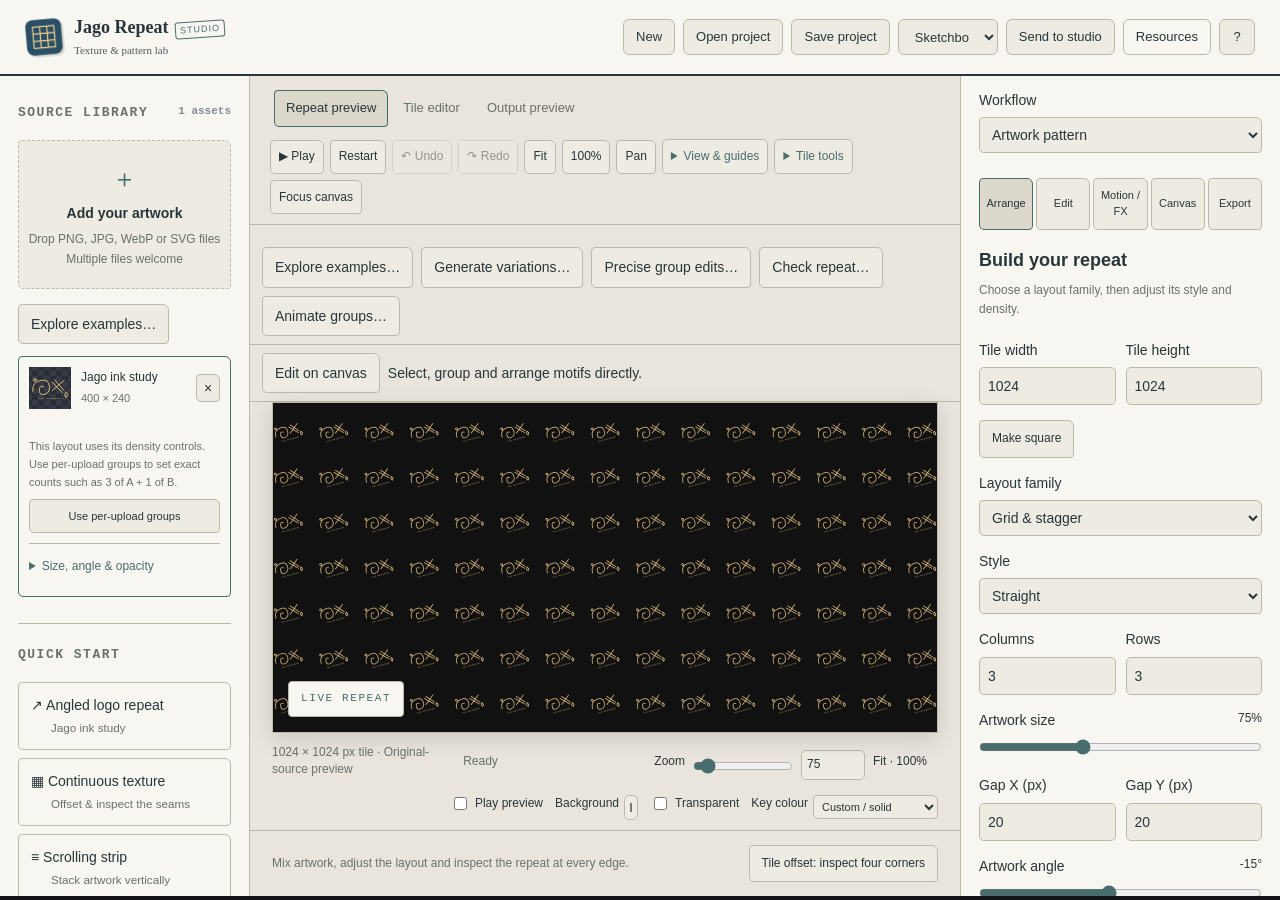
<file: Source/Web/index.html>
<!doctype html><html lang="en" data-theme="sketchbook"><head><meta charset="UTF-8"><meta name="viewport" content="width=device-width,initial-scale=1"><title>Jago Repeat Studio</title><meta name="description" content="Create mixed artwork patterns, edit texture seams, and export seamless tiles or filled canvases."><link rel="icon" href="favicon.svg"><link rel="stylesheet" href="style.css"><link rel="stylesheet" href="jago.css"><link rel="stylesheet" href="ux.css"></head><body>
<header><div class="brand"><svg class="studio-logo" aria-hidden="true" viewBox="0 0 64 64"><rect x="2" y="2" width="60" height="60" rx="12"/><path d="M14 14h36v36H14zM14 26h36M14 38h36M26 14v36M38 14v36"/></svg><span>Jago Repeat <small>STUDIO</small><span class="brand-tagline">Texture & pattern lab</span></span></div><div class="top-actions"><select id="theme" aria-label="Studio theme"><option value="sketchbook">Sketchbook</option><option value="dark">Charcoal</option><option value="paper">Paper</option><option value="plum">Plum</option><option value="candy">Candy</option></select><button id="loadProject">Open project</button><button id="saveProject">Save project</button><button class="primary" id="exportTop" hidden aria-hidden="true">Export artwork</button></div></header>
<main><aside class="left"><div class="section-title">SOURCE LIBRARY <span id="count">0 assets</span></div><label class="drop" id="drop">＋<strong>Add your artwork</strong><small>Drop PNG, JPG, WebP or SVG files<br>Multiple files welcome</small><input id="upload" type="file" accept="image/png,image/jpeg,image/webp,image/svg+xml" multiple hidden></label><div id="assets"></div><div class="section-title">QUICK START</div><button class="preset" data-preset="logo">↗ Angled logo repeat <small>Jago ink study</small></button><button class="preset" data-preset="texture">▦ Continuous texture <small>Offset & inspect the seams</small></button><button class="preset" data-preset="feed">≡ Scrolling strip <small>Stack artwork vertically</small></button><div class="tip">Your files are processed in your browser. Save a project to keep artwork and settings together.</div></aside>
<section class="workspace"><div class="workspace-bar"><div class="tabs"><button data-view="repeat" class="active">Repeat preview</button><button data-view="tile">Tile editor</button><button data-view="canvas">Export canvas</button></div><div class="preview-tools"><button id="undoAction" title="Undo (Ctrl+Z)" aria-label="Undo">↶ Undo</button><button id="redoAction" title="Redo (Ctrl+Y / Ctrl+Shift+Z)" aria-label="Redo">↷ Redo</button><button id="fitView">Fit</button><button id="actualView">100%</button><label class="neighbour-toggle"><input id="showNeighbours" type="checkbox" checked> Neighbour tiles</label><button id="panView" aria-pressed="false" title="Pan the preview (H); Space or middle-drag also pans">Pan</button><select id="previewQuality" aria-label="Preview fidelity"><option value="2">High fidelity</option><option value="3">Ultra fidelity</option><option value="1">Standard</option><option value="pixel">Pixel accurate</option></select><button id="guides">Show tile edges</button></div></div><div class="stage" id="stage"><canvas id="preview"></canvas><div id="repeatInset" hidden><span>LIVE REPEAT</span><canvas id="miniRepeat"></canvas></div><div class="stage-label" id="stageLabel">LIVE REPEAT</div></div><div class="status"><span id="dimensions"></span><span id="message">Ready</span><label>Zoom <input id="zoom" type="range" min="10" max="800" value="75"><input id="zoomNumber" type="number" min="10" max="800" value="75" aria-label="Zoom percent"><output id="zoomVal">Fit</output></label></div><div class="bottom"><div><span class="eyebrow">THE REPEAT TABLE</span><p id="hint">Adjust the repeat, then export a seamless square or a filled canvas.</p></div><button id="halfOffset">Offset by half a tile</button></div></section>
<aside class="right"><div class="section-title">REPEAT SETTINGS</div><label>Workflow<select id="mode"><option value="pattern">Artwork pattern</option><option value="texture">Continuous texture</option><option value="feed">Scrolling strip / data feed</option></select></label><div class="pair"><label>Tile width <input id="tw" type="number" min="64" max="4096" value="1024"></label><label>Tile height <input id="th" type="number" min="64" max="4096" value="1024"></label></div><button id="square">Make square</button><div id="patternControls"><label>Layout<select id="layout"><option value="grid">Straight grid</option><option value="brick">Half brick · alternate rows</option><option value="column">Half drop · alternate columns</option><option value="balanced">Smart scatter · balanced centres</option><option value="relaxed">Smart spacing · artwork edge gaps</option><option value="organic">Organic grid · controlled scatter</option><option value="hex">Hexagonal stagger</option><option value="diagonal">Diagonal weave</option><option value="diamond">Diamond rhythm</option><option value="scatter">Seeded scatter</option><option value="manual">Free composition</option><option value="mirror">Alternating mirror</option><option value="sets">Source sets · 1–4 copies per upload</option><option value="symmetryX">Mirror pairs · across tile</option><option value="symmetryY">Mirror pairs · down tile</option><option value="symmetryXY">Four-way mirror symmetry</option></select></label><div class="pair"><label>Columns<input id="cols" type="number" min="1" max="20" value="3"></label><label>Rows<input id="rows" type="number" min="1" max="20" value="3"></label></div><label>Artwork size <output data-for="size"></output><input id="size" type="range" min="5" max="200" value="75"></label><div class="pair"><label>Gap X (px)<input id="gapx" type="number" min="0" max="1000" value="20"></label><label>Gap Y (px)<input id="gapy" type="number" min="0" max="1000" value="20"></label></div><label>Rotation <output data-for="rotation"></output><input id="rotation" type="range" min="-180" max="180" value="-15"></label><label>Rotation variation <output data-for="rotJitter"></output><input id="rotJitter" type="range" min="0" max="180" value="0"></label><label>Position variation <output data-for="jitter"></output><input id="jitter" type="range" min="0" max="100" value="0"></label><label>Size variation <output data-for="sizeJitter"></output><input id="sizeJitter" type="range" min="0" max="90" value="0"></label><div class="pair"><label>Mix assets<select id="mix"><option value="cycle">In order</option><option value="random">Random</option></select></label><label>Seed<input id="seed" type="number" value="42" min="0" max="999999"></label></div><button id="shuffle">Shuffle arrangement</button><p class="help" id="layoutHelp"></p><p class="help" id="spacingStatus"></p><button id="freeze">Make this arrangement editable</button><button id="resetArrangement">Reset moved items</button><label class="check"><input id="avoidOverlap" type="checkbox" checked> Prevent artwork overlap</label><label>Clearance (px)<input id="clearance" type="number" min="0" max="300" value="12"></label><p class="help">Prevents overlaps in generated layouts using visible artwork bounds, rotation and wrapped neighbours. Crowded artwork is resized to fit; manual edits can still overlap.</p></div>
<div id="feedControls" hidden><label>Direction<select id="direction"><option value="vertical">Vertical</option><option value="horizontal">Horizontal</option></select></label><label>Strip spacing (px)<input id="feedGap" type="number" min="0" max="1000" value="24"></label><label>Artwork sizing<select id="feedSizing"><option value="individual">Fit each artwork in its slot</option><option value="height">Match heights</option><option value="width">Match widths</option><option value="area">Similar visual size</option></select></label><label>Spacing<select id="feedSpacing"><option value="slots">Equal slots</option><option value="edges">Even artwork edge gaps</option></select></label><label>Fit<select id="feedFit"><option value="contain">Fit full artwork</option><option value="cover">Fill strip width (crop)</option></select></label><label>Feed text<textarea id="feedText" placeholder="Optional: one entry per line"></textarea></label><label>Text size<input id="fontSize" type="number" min="10" max="200" value="36"></label><label>Text colour<input id="textColor" type="color" value="#ffffff"></label><label><input id="animate" type="checkbox"> Preview scrolling</label><label>Scroll speed<input id="speed" type="range" min="5" max="150" value="30"></label></div>
<div class="section-title">SELECTED ARTWORK</div><div id="selectionPanel"><p class="help">Open Tile editor and click an image. Drag to move; use the corner handle to resize and the top handle to rotate. Choose Linked / mirrored copies to keep related motifs together.</p><label>Edit target<select id="editTarget"><option value="instance">This occurrence</option><option value="set">This linked repeat set</option><option value="source">All copies of this source</option><option value="linked">Linked / mirrored copies</option></select></label><p class="help" id="linkedHelp" hidden>Linked copies share scale and follow the layout. Mirrored copies move in opposite directions and rotate oppositely across the mirror.</p><div id="selectedControls" hidden><div id="selectionName" class="selection-name"></div><div class="pair"><label>Centre X (px)<input id="itemX" type="number" step="1"></label><label>Centre Y (px)<input id="itemY" type="number" step="1"></label><label>Width (px)<input id="itemWidth" type="number" min="1" max="8192"></label><label>Rotation °<input id="itemRotation" type="number" step="1"></label></div><button id="resetSelected">Reset item</button><button id="duplicateItem">Duplicate</button><button id="deleteItem">Remove occurrence</button></div><button id="addItem">Add selected source to tile</button><button id="addRepeatSet">Add linked set from selected source</button><p class="help">Set the copy count and arrangement in the source library. Source sets layout uses those counts automatically.</p><label class="check"><input id="snap" type="checkbox"> Snap to grid</label><label>Snap step (px)<input id="snapStep" type="number" min="1" max="512" value="16"></label></div><div class="section-title">OFFSET & SURFACE</div><div class="pair"><label>Offset X (%)<input id="ox" type="number" min="-100" max="100" value="0"></label><label>Offset Y (%)<input id="oy" type="number" min="-100" max="100" value="0"></label></div><label>Background<input id="bg" type="color" value="#111111"></label><label class="check"><input id="transparent" type="checkbox"> Transparent background</label><div id="textureControls" hidden><label>Texture source<select id="textureSource"></select></label><label>Fit texture<select id="textureFit"><option value="cover">Fill tile (crop)</option><option value="stretch">Stretch to tile</option><option value="contain">Fit inside</option></select></label><label class="check"><input id="mirrorTexture" type="checkbox"> Mirror quadrants for matching edges</label><div class="section-title">WRAPPED SEAM EDITING</div><label>Tool<select id="tool"><option value="none">Inspect</option><option value="paint">Paint</option><option value="clone">Clone stamp (Alt-click source)</option><option value="erase">Erase to transparency</option></select></label><div class="pair"><label>Brush size<input id="brush" type="number" min="1" max="300" value="40"></label><label>Colour<input id="paintColor" type="color" value="#e6c381"></label></div><label>Brush opacity<input id="brushOpacity" type="range" min="1" max="100" value="100"></label><button id="undoPaint">Undo stroke</button><button id="resetPaint">Reset texture edits</button><p class="help">Use Tile editor. Offset brings outer seams into the centre. Painting wraps across every edge. Clone stamp: Alt-click a source, then drag to paint.</p></div>
<div class="section-title">EXPORT</div><label>Output<select id="output"><option value="tile">Repeatable tile</option><option value="canvas">Filled canvas</option></select></label><label>Aspect ratio<select id="ratio"><option value="custom">Custom</option><option value="1:1">Square · 1:1</option><option value="16:9">Landscape · 16:9</option><option value="9:16">Portrait · 9:16</option><option value="4:3">Classic · 4:3</option><option value="3:2">Photo · 3:2</option><option value="21:9">Ultrawide · 21:9</option></select></label><div class="pair"><label>Width (px)<input id="ew" type="number" min="64" max="8192" value="1920"></label><label>Height (px)<input id="eh" type="number" min="64" max="8192" value="1080"></label></div><label>Format<select id="format"><option value="png">PNG · transparency</option><option value="jpeg">JPEG · flattened</option><option value="webp">WebP</option><option value="svg">SVG · vector artwork preserved</option></select></label><label>Export scale<select id="exportScale"><option value="1">1× · original size</option><option value="2">2× · double resolution</option><option value="4">4× · four times resolution</option><option value="custom">Custom multiplier</option></select></label><label id="customScaleLabel" hidden>Custom multiplier<input id="customScale" type="number" min="0.25" max="8" step="0.25" value="3"></label><label>Raster resizing<select id="resample"><option value="smooth">High quality smooth</option><option value="pixel">Nearest neighbour · pixel art</option></select></label><div id="exportSummary" class="export-summary"></div><button id="previewSize">Preview this canvas size</button><p class="help">Upscaling renders vectors at full resolution and resamples raster images. It does not generate new photographic detail.</p><label>Quality<input id="quality" type="range" min="10" max="100" value="95"></label><button class="primary wide" id="export">Download artwork</button><p class="help">Canvas exports repeat to fill and crop at the edges. Raster artwork stays raster inside SVG. Edited textures are embedded as PNG.</p></aside></main><dialog id="exportDialog"><button id="closeExport" class="close-dialog" aria-label="Close export preview">×</button><h2>Export ready</h2><p id="exportDescription"></p><a id="downloadLink" class="download-link">Download file</a><a id="openExportLink" target="_blank" rel="noopener">Open export</a><img id="exportImage" alt="Exported artwork preview"><p class="help">If your browser blocks a download, open the export and save it from there.</p></dialog><input type="file" id="projectFile" accept=".jagorepeat,.json" hidden><div id="toast" role="status"></div><script src="layout-engine.js"></script><script src="shape-spacing.js"></script><script src="variation-engine.js"></script><script src="app.js"></script><script src="studio.js"></script><script src="links.js"></script><script src="spacing-ui.js"></script><script src="workflow.js"></script><script src="canvas-compose.js"></script><script src="preview.js"></script><script src="ux.js"></script><script src="relation-guides.js"></script><script src="texture-stamps.js"></script><script src="strip-editor.js"></script><script src="animation-codecs.js"></script><script src="loop-animation.js"></script><script src="refinements.js"></script><script src="repeat-effects.js"></script><script src="group-tools.js"></script><script src="preview-performance.js"></script><script src="suite-bridge.js"></script><script src="suite-adapter.js"></script><script src="history.js"></script><script src="suite-round.js"></script><script src="variation-bench.js"></script><script src="focus-performance.js"></script><script src="proof-kit.js"></script><script src="study-previews.js"></script><script src="pattern-studies.js"></script><script src="new-document.js"></script><script src="refresher.js"></script><script src="canvas-authoring.js"></script><script src="group-motion-engine.js"></script><script src="group-motion-ui.js"></script><script src="motion-support.js"></script></body></html>
</file>
<file: Source/Web/style.css>
:root{color-scheme:dark;font:14px 'Segoe UI',sans-serif;color:#e7e9ee;background:#121419}*{box-sizing:border-box}body{margin:0}button,input,select,textarea{font:inherit}button{cursor:pointer;background:#262a33;border:1px solid #393e49;color:#e7e9ee;padding:9px 12px;border-radius:6px}button:hover{background:#353c49}button:focus-visible,input:focus-visible,select:focus-visible{outline:2px solid #adf06b;outline-offset:2px}.primary{background:#b6ee78;color:#172210;border-color:#b6ee78;font-weight:650}.primary:hover{background:#cef99a}header{height:76px;display:flex;align-items:center;justify-content:space-between;padding:0 25px;border-bottom:1px solid #343944;gap:15px}.brand{font-size:20px;letter-spacing:2px;display:flex;align-items:center;gap:9px}.brand b{font-weight:300}.mark{color:#b6ee78;font-size:35px}.badge{font-size:11px;letter-spacing:1px;margin-left:17px;color:#8c939f}header button{margin-left:8px}main{display:grid;grid-template-columns:250px minmax(350px,1fr) 300px;height:calc(100vh - 76px)}aside{padding:22px 18px;overflow:auto;background:#1a1d24}.left{border-right:1px solid #343944}.right{border-left:1px solid #343944}.section-title{font-size:12px;letter-spacing:1.5px;color:#b5bcc7;display:flex;justify-content:space-between;margin:6px 0 17px;font-weight:650}.section-title:not(:first-child){margin-top:26px;border-top:1px solid #343944;padding-top:22px}.section-title span{font-size:11px;letter-spacing:0;color:#818a99}.drop{border:1px dashed #596171;display:flex;align-items:center;flex-direction:column;text-align:center;padding:19px 8px;cursor:pointer;border-radius:8px;color:#b6ee78;font-size:25px}.drop strong{font-size:14px;color:#e7e9ee;margin:7px}.drop small{font-size:12px;color:#929cab;line-height:1.6}.drop.over{background:#35412d}.asset{margin-top:12px;border:1px solid #3c424e;border-radius:7px;padding:10px}.asset.selected{border-color:#b6ee78}.asset-head{display:flex;gap:10px;align-items:center;cursor:pointer}.asset img{width:48px;height:42px;object-fit:contain;background:repeating-conic-gradient(#363b44 0% 25%,#292e37 0% 50%) 50%/12px 12px}.asset-name{overflow:hidden;text-overflow:ellipsis;white-space:nowrap;max-width:135px;font-size:12px}.asset small{color:#8e98a6;font-size:11px}.asset button{padding:3px 6px}.asset-settings{padding-top:10px}.asset-settings label{font-size:12px}.preset{display:block;width:100%;text-align:left;margin:8px 0;background:#22262e;padding:12px}.preset small{display:block;color:#8f98a7;margin-top:5px;padding-left:20px}.tip,.help{font-size:12px;color:#929baa;line-height:1.65}.tip{margin-top:24px}.workspace{min-width:0;display:flex;flex-direction:column;background:#101216}.workspace-bar{display:flex;justify-content:space-between;align-items:center;padding:16px 20px;gap:10px}.tabs{display:flex;gap:3px;background:#1d2129;padding:4px;border-radius:8px}.tabs button{border:0;background:transparent;font-size:13px}.tabs button.active{background:#3a414d}.workspace-bar>button{font-size:12px}.stage{margin:0 20px;flex:1;min-height:280px;position:relative;overflow:hidden;background:repeating-conic-gradient(#252a33 0% 25%,#20252e 0% 50%) 50%/24px 24px;border:1px solid #383e49;border-radius:8px;display:flex;justify-content:center;align-items:center}.stage canvas{max-width:100%;max-height:100%;object-fit:contain;touch-action:none}.stage-label{position:absolute;bottom:15px;left:15px;background:#15191de8;color:#b6ee78;font-size:11px;letter-spacing:1.6px;padding:9px 12px;border:1px solid #4a5540;border-radius:4px;pointer-events:none}.status{display:flex;justify-content:space-between;align-items:center;padding:16px 22px;color:#8f99a9;font-size:12px;gap:10px}.status label{display:flex;align-items:center;gap:8px;margin:0;font-size:12px}.status input{width:80px}.bottom{padding:22px;display:flex;align-items:center;justify-content:space-between;border-top:1px solid #30353f;gap:16px}.eyebrow{color:#b6ee78;font-size:11px;letter-spacing:1.4px}.bottom p{color:#939dad;line-height:1.5;font-size:13px}.bottom button{font-size:12px;white-space:nowrap}label{display:block;color:#b8c0cd;font-size:13px;margin-bottom:15px}label>input:not([type=checkbox]):not([type=range]),select,textarea{width:100%;margin-top:7px;background:#242933;border:1px solid #424956;border-radius:5px;color:#f0f1f4;padding:8px;min-width:0}input[type=color]{height:34px;padding:3px!important}input[type=range]{width:100%;accent-color:#b6ee78;margin:9px 0 0}input[type=checkbox]{accent-color:#b6ee78}output[data-for]{float:right;color:#e3e8ee;font-size:12px}.pair{display:grid;grid-template-columns:1fr 1fr;gap:10px}.wide{width:100%}textarea{resize:vertical;min-height:90px}.check{display:flex;gap:7px;align-items:center}#toast{position:fixed;bottom:25px;left:50%;transform:translateX(-50%);background:#b6ee78;color:#162310;padding:14px 22px;border-radius:7px;display:none;z-index:9;max-width:90vw}[hidden]{display:none!important}@media(max-width:1100px){main{grid-template-columns:210px minmax(280px,1fr) 270px}.badge{display:none}.workspace-bar{flex-wrap:wrap}.bottom{display:block}}@media(max-width:800px){header{height:auto;padding:15px;flex-wrap:wrap}.brand{font-size:17px}header button{font-size:12px;margin:0}main{height:auto;grid-template-columns:1fr}.workspace{grid-row:1}.stage{height:55vh;flex:none}.left,.right{overflow:visible;border:0}.left{display:block}.status{flex-wrap:wrap}.bottom{padding:15px}.asset{display:inline-block;width:210px;vertical-align:top;margin-right:10px}}
</file>
<file: Source/Web/jago.css>
:root{--bg:#111214;--panel:#1a1b1f;--raised:#24262b;--line:#35373e;--text:#f4f4f6;--muted:#a3a5af;--accent:#dcff72;--purple:#b1a0ff;--workspace:#141518;--button-ink:#202512;--selected:#dcff7218;--hover:#33363c;--label:#c8c9d0}
:root[data-theme=paper]{color-scheme:light;--bg:#e9e4da;--panel:#f5f1e8;--raised:#e5dfd3;--line:#c6bdad;--text:#302f29;--muted:#686354;--accent:#426324;--purple:#725793;--workspace:#ddd6c9;--button-ink:#fff;--selected:#42632418;--hover:#d7cebd;--label:#4b473f}
:root[data-theme=plum]{--bg:#1c1825;--panel:#261f32;--raised:#352b44;--line:#51435f;--text:#f7effb;--muted:#bbaec6;--accent:#f2ba96;--purple:#ccb2fa;--workspace:#201a29;--button-ink:#332432;--selected:#f2ba9618;--hover:#463751;--label:#dfcfe9}
:root[data-theme=candy]{color-scheme:light;--bg:#fbe8f0;--panel:#fff2f7;--raised:#f6dce9;--line:#d9afc6;--text:#503447;--muted:#805a72;--accent:#a64578;--purple:#79569c;--workspace:#f3e3f3;--button-ink:#fff;--selected:#a6457815;--hover:#edc7de;--label:#65465b}
body{background:var(--bg);color:var(--text);font:14px/1.45 'Segoe UI',system-ui,sans-serif}header{height:70px;border-color:var(--line);background:var(--bg)}.brand{font-size:21px;letter-spacing:-.7px;font-weight:750;gap:11px}.brand small{color:var(--accent);font-size:10px;letter-spacing:1.3px;margin-left:5px}.brand-tagline{display:block;color:var(--muted);font-size:12px;letter-spacing:.4px;font-weight:400}.mark{color:var(--accent)}main{height:calc(100dvh - 70px);grid-template-columns:250px minmax(350px,1fr) 320px}aside{background:var(--panel);border-color:var(--line)!important}.workspace{background:var(--bg)}button,select,input,textarea{color:var(--text)}button{background:var(--raised);border-color:var(--line);border-radius:7px;min-height:34px}button:hover{background:var(--hover);border-color:var(--muted)}button:disabled{opacity:.45;cursor:default}.primary,.primary:hover{background:var(--accent);border-color:var(--accent);color:var(--button-ink)}.top-actions{display:flex;gap:7px;align-items:center}.top-actions button{margin:0}.top-actions select{margin:0;width:100px;padding:8px}label{color:var(--label);font-size:14px}label>input:not([type=checkbox]):not([type=range]),select,textarea{background:var(--raised);border-color:var(--line);color:var(--text)}input[type=range],input[type=checkbox]{accent-color:var(--accent)}.section-title{color:var(--muted);border-color:var(--line)!important}.drop{color:var(--accent);border-color:var(--muted)}.drop strong{color:var(--text)}.drop.over{background:var(--selected)}.drop small,.help,.tip,.preset small,.asset small,.status,.bottom p{color:var(--muted)}.tabs,.preset{background:var(--panel)}.tabs button{color:var(--muted)}.tabs button.active{background:var(--selected);color:var(--accent);box-shadow:inset 0 0 0 1px var(--accent)}.asset{border-color:var(--line)}.asset.selected{border-color:var(--accent)}.asset-settings label{font-size:13px}.stage{border-color:var(--line);background-color:var(--workspace);border-radius:0}.stage-label{color:var(--accent);background:var(--panel);border-color:var(--line)}.bottom{border-color:var(--line)}.eyebrow{color:var(--muted)}output[data-for]{color:var(--text)}#toast{background:var(--accent);color:var(--button-ink)}#repeatInset{position:absolute;top:14px;right:14px;padding:8px;background:var(--panel);border:1px solid var(--line);border-radius:7px;pointer-events:none;box-shadow:0 4px 18px #0006}#repeatInset span{font-size:10px;color:var(--accent);letter-spacing:1.5px;display:block;margin-bottom:6px}#miniRepeat{display:block;width:180px;height:125px;background:repeating-conic-gradient(#363b44 0% 25%,#292e37 0% 50%) 50%/12px 12px}.selection-name{color:var(--purple);font-size:13px;margin-bottom:13px;overflow-wrap:anywhere}.export-summary{background:var(--selected);border:1px solid var(--accent);border-radius:6px;color:var(--accent);padding:12px;font-size:14px;margin:12px 0}#previewSize,#freeze,#resetArrangement{width:100%;margin-bottom:8px}dialog{background:var(--panel);color:var(--text);border:1px solid var(--line);border-radius:12px;padding:24px;width:600px;max-width:90vw;max-height:90vh;overflow:auto;box-shadow:0 24px 100px #0009}dialog::backdrop{background:#0009;backdrop-filter:blur(4px)}dialog h2{margin:0 0 10px;font-size:22px;letter-spacing:-.5px}dialog p{color:var(--muted);overflow-wrap:anywhere}.close-dialog{position:absolute;right:12px;top:10px;background:none;border:0;font-size:22px}dialog a{display:inline-block;color:var(--purple);padding:10px;margin-right:10px}.download-link{background:var(--accent);color:var(--button-ink);font-weight:650;text-decoration:none;border-radius:6px}#exportImage{width:100%;max-height:50vh;object-fit:contain;display:block;margin-top:18px;background:repeating-conic-gradient(#363b44 0% 25%,#292e37 0% 50%) 50%/16px 16px}.top-actions select{font-size:13px}#selectedControls button{margin-bottom:8px}#selectionPanel .help{font-size:13px}button:focus-visible,input:focus-visible,select:focus-visible{outline-color:var(--accent)}
@media(max-width:1100px){main{grid-template-columns:210px minmax(280px,1fr) 290px}.brand{font-size:18px}.top-actions{gap:4px}.top-actions button{font-size:12px;padding:8px}.top-actions select{width:85px}}
@media(max-width:800px){main{height:auto;grid-template-columns:1fr}header{height:auto}.brand-tagline{display:none}.top-actions{flex-wrap:wrap}.stage{height:55vh}#repeatInset{transform:scale(.7);transform-origin:top right}.workspace{grid-row:1}.top-actions button{min-height:38px}}

:root[data-theme=sketchbook]{color-scheme:light;--bg:#f3eddf;--panel:#fcf8ef;--raised:#f1eadb;--line:#c9bfaa;--text:#293d50;--muted:#6d716b;--accent:#294e68;--purple:#ad5141;--workspace:#d8d2c2;--button-ink:#fffaf0;--selected:#e5c77f;--hover:#e7ddc9;--label:#405366}
body{font-family:'Trebuchet MS','Segoe UI',sans-serif}header{background:var(--panel);border-bottom:2px solid var(--text);height:80px}main{height:calc(100dvh - 80px)}.brand{font-family:'Segoe Print','Comic Sans MS',cursive;font-size:23px;font-weight:700;letter-spacing:-1.2px;line-height:1.25}.brand small{font-family:'Trebuchet MS',sans-serif;font-size:10px;padding:3px 5px;border:1px solid var(--accent);transform:rotate(-4deg);border-radius:2px;display:inline-block}.brand-tagline{font-family:'Trebuchet MS',sans-serif;font-size:12px;margin-top:4px;line-height:1.5}.studio-logo{width:38px;height:38px;flex-shrink:0;transform:rotate(-5deg);filter:drop-shadow(2px 2px 0 #0002)}.studio-logo rect{fill:#294e68}.studio-logo path{stroke:#edce83;stroke-width:2;fill:none}.section-title,.eyebrow{font-family:'Courier New',monospace}.section-title{font-size:13px}.workspace-bar{border-bottom:1px solid var(--line);margin-bottom:14px}.bottom p{font-size:14px}.stage{margin:0 22px;border:1px solid var(--line);box-shadow:0 6px 22px #0002}.stage-label{background:var(--panel);font-family:'Courier New',monospace}.asset,.drop{border-radius:4px 6px 4px 5px}.drop{background:var(--raised);border-color:var(--line)}button,input,select,textarea{border-radius:4px 6px 4px 5px}.tabs{background:transparent}.tabs button.active{background:var(--selected);color:var(--text);box-shadow:inset 0 0 0 1px var(--accent)}#repeatInset{background:var(--panel);border-radius:3px;transform:rotate(1deg)}:root[data-theme=sketchbook] .workspace{background:var(--bg)}:root[data-theme=sketchbook] .stage{background-color:#d8d2c2;background-image:radial-gradient(#b8b3a3 1px,transparent 1px);background-size:18px 18px}.brand{white-space:nowrap}.top-actions{flex-wrap:wrap;justify-content:flex-end}@media(max-width:1100px){.brand{font-size:19px}.top-actions{max-width:390px}.top-actions button{font-size:12px}.brand-tagline{font-size:11px}}@media(max-width:800px){header{height:auto;min-height:80px}.brand{font-size:19px}main{height:auto}.brand-tagline{display:none}.top-actions{justify-content:flex-start}.studio-logo{width:32px;height:32px}}

.asset-head>div{min-width:0;flex:1}.asset img{flex:0 0 42px;width:42px}.asset-name{max-width:100%}.asset-head button{flex:0 0 24px;min-height:28px}.asset-settings{min-width:0}.asset-settings .pair{grid-template-columns:minmax(0,1fr) minmax(0,1fr)}.left{overflow-x:hidden}select{max-width:100%}@media(max-width:1100px){#repeatInset{transform:rotate(1deg) scale(.82);transform-origin:top right}}

.workspace-bar{flex-wrap:wrap;gap:8px}.preview-tools{display:flex;align-items:center;gap:5px;flex-wrap:wrap}.preview-tools button{padding:5px 8px}.neighbour-toggle{display:flex;align-items:center;gap:4px;font-size:11px;margin:0}.neighbour-toggle input{width:auto}.status #zoomNumber{width:58px}.preview-tools select{width:auto;font-size:11px}.status{flex-wrap:wrap}
.status>span{flex:1 1 180px}.status>label{flex:0 0 auto}.status #zoomNumber{min-width:64px;padding:5px}.status #zoomVal{min-width:65px}.status input[type=range]{width:100px}
</file>
<file: Source/Web/ux.css>
.tool-sidebar{padding-top:14px}.tool-nav{display:grid;grid-template-columns:repeat(4,1fr);gap:3px;position:sticky;top:-20px;background:var(--panel);padding:10px 0 12px;z-index:3}.tool-nav button{padding:9px 3px;font-size:12px}.tool-nav button.active{background:var(--selected);color:var(--text);border-color:var(--accent)}.tool-intro{margin-bottom:20px}.tool-intro h2{font-size:18px;color:var(--text);margin:5px 0 8px;font-weight:600}.tool-intro p{font-size:12px;line-height:1.6;margin:0;color:var(--muted)}.tool-details{margin:15px 0;border-top:1px solid var(--line);padding:12px 0 0}.tool-details summary{font-size:12px;font-weight:600;cursor:pointer;color:var(--accent);margin-bottom:12px}.tool-panel>.section-title:first-of-type{margin-top:10px}.canvas-presets{display:flex;gap:7px;flex-wrap:wrap}.canvas-presets button{font-size:12px}.preview-tools{gap:6px}.preview-tools>.display-details{margin:0;padding:0;border:0;position:relative}.display-details summary{margin:0;padding:8px;border:1px solid var(--line);border-radius:5px;background:var(--raised);font-weight:400}.display-details[open]{display:flex;flex-wrap:wrap;gap:6px;align-items:center}.display-details select{padding:5px}.display-details label{white-space:nowrap}.workspace-bar{padding:10px 20px}.preview-tools button{font-size:12px}.bottom .eyebrow{display:none}.bottom{padding:14px 22px}.bottom p{margin:4px 0;font-size:12px}.tool-panel #layoutHelp{padding:9px 10px;background:var(--raised);border-radius:5px}.tool-panel #patternControls>button{font-size:12px;margin:4px 0}.tool-panel #square{font-size:12px;margin-bottom:15px}.tool-panel #textureControls{margin-top:20px}.tool-panel #selectionPanel>.help{margin-top:0}.tool-panel #selectionPanel>button{font-size:12px;margin:4px 0}.tool-panel #exportSummary{margin:16px 0}.status{padding:12px 20px}.top-actions{display:flex;align-items:center;gap:6px}.top-actions button{margin:0}.tool-panel #output{font-weight:600}
.source-options>summary{font-size:12px;cursor:pointer;color:var(--accent);padding:4px 0 10px}.source-options[open]>summary{margin-bottom:8px}.tool-nav{top:-14px}.tool-sidebar>.section-title{display:none}
fieldset#canvasFramingControls{border:0;margin:0;padding:0;min-width:0}
.source-copy-controls{padding:10px 0;border-bottom:1px solid var(--line);margin-bottom:10px}.source-copy-controls label{font-size:11px;margin-bottom:10px}.source-copy-controls .help{font-size:11px;margin:8px 0}.source-copy-controls button{font-size:11px;padding:7px}
#exportVideo{display:block;width:100%;max-height:65vh;margin-top:15px;background:repeating-conic-gradient(#ccc 0% 25%,#eee 0% 50%) 0/16px 16px}#cancelAnimation{margin-top:8px}

.status{flex-wrap:wrap;gap:8px}.surface-bar{display:flex;align-items:center;gap:12px;margin-left:auto}.surface-bar label{margin:0;display:flex;align-items:center;gap:5px;font-size:12px}.surface-bar input[type=color]{width:30px;height:25px;padding:2px}.surface-bar input[type=checkbox]{width:auto}.repair-tools{border:1px solid var(--border);padding:12px;margin:12px 0}.repair-tools legend{padding:0 6px}#helpDialog{width:min(680px,90vw);max-height:85vh;overflow:auto;padding:28px;background:var(--panel);color:var(--text);border:1px solid var(--border);border-radius:10px}#helpDialog p{line-height:1.6}#helpDialog h3{margin-top:24px}#helpDialog a{color:inherit}.shortcut-grid{display:grid;grid-template-columns:1fr auto;gap:9px;font-size:13px}.shortcut-grid kbd{padding:3px 6px;border:1px solid var(--border);border-radius:4px}#helpBtn{font-size:18px;width:36px}#textureSteps .button-grid{display:grid;gap:6px}#copyMeaning{margin-bottom:14px}

@media(min-width:801px){.workspace{min-height:0;overflow:hidden}.stage{min-height:180px;flex:1 1 0;height:0}.workspace-bar,.status,.bottom{flex-shrink:0}}.surface-bar select{width:125px;font-size:11px;padding:4px}.status{padding:10px 22px}.surface-bar{flex-wrap:wrap}.repair-tools{border-color:var(--line)}#helpDialog{background:var(--panel);color:var(--text);border-color:var(--line)}

.tool-nav{grid-template-columns:repeat(5,1fr)}.tool-nav button{font-size:11px;padding:9px 2px}.texture-toolbar{display:grid;grid-template-columns:repeat(5,1fr);gap:4px;margin:12px 0}.texture-toolbar button{display:flex;flex-direction:column;align-items:center;gap:4px;padding:8px 2px;font-size:10px}.texture-toolbar svg{width:23px;height:23px;fill:none;stroke:currentColor;stroke-width:1.7;stroke-linecap:round;stroke-linejoin:round}.texture-toolbar button.active{background:var(--selected);border-color:var(--accent)}#textureToolSettings{border:1px solid var(--line);padding:10px;margin-bottom:12px}.texture-actions{display:flex;gap:6px;flex-wrap:wrap}.about-credits{border-top:1px solid var(--line);margin-top:24px;padding-top:8px}

.repeat-variation-dialog{width:min(1100px,94vw);max-height:90vh;overflow:auto}.repeat-variation-grid{display:grid;grid-template-columns:repeat(3,minmax(0,1fr));gap:14px}.repeat-variation-grid canvas{width:100%;height:190px;object-fit:contain;background:repeating-conic-gradient(#8882 0% 25%,transparent 0% 50%) 50%/16px 16px}.repeat-variation-grid p{font-size:12px;margin:6px 0}.repeat-variation-grid button{width:100%}@media(max-width:850px){.repeat-variation-grid{grid-template-columns:repeat(2,minmax(0,1fr))}}

.repeat-proof-dialog{width:min(850px,94vw);max-height:90vh;overflow:auto}#repeatKitProof canvas{display:block;max-width:100%;max-height:52vh;object-fit:contain;margin:auto;background:repeating-conic-gradient(#8882 0% 25%,transparent 0% 50%) 50%/16px 16px}
</file>
